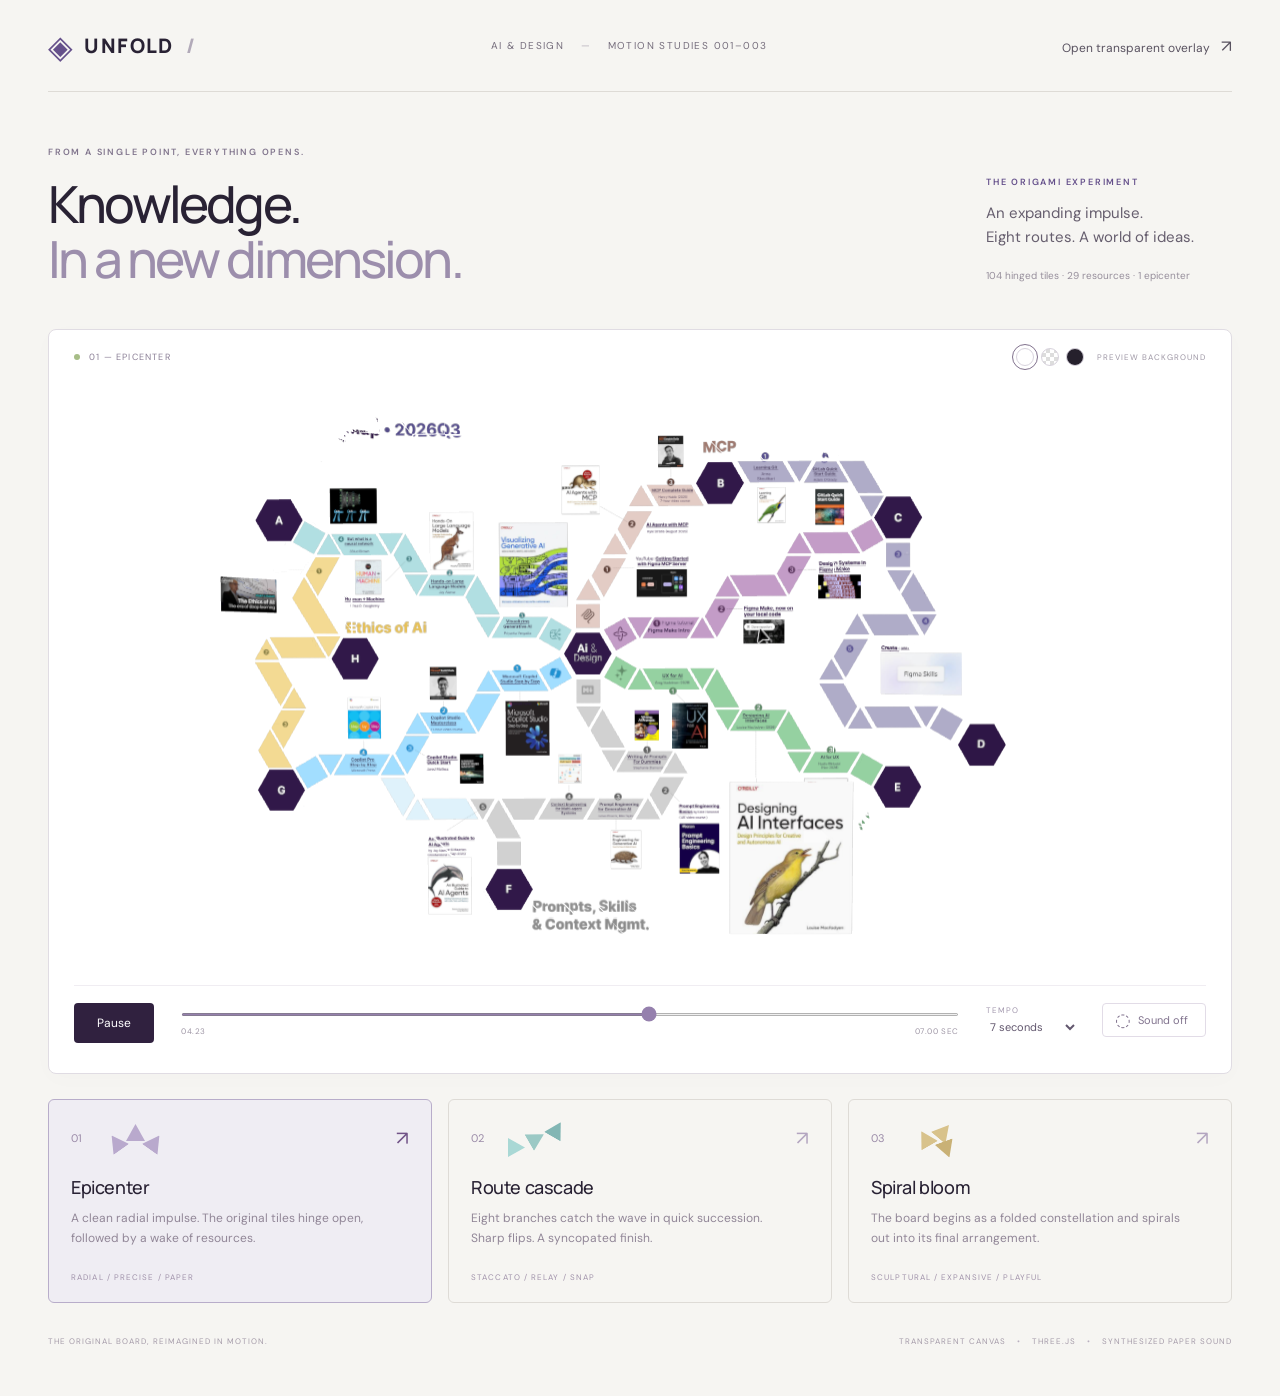
<file: index.html>
<!doctype html>
<html lang="en">
<head>
  <meta charset="utf-8">
  <meta name="viewport" content="width=device-width,initial-scale=1">
  <title>Unfold / AI & Design</title>
  <link rel="icon" href="data:,">
  <link rel="stylesheet" href="./styles.css">
</head>
<body>
  <main>
    <header class="masthead">
      <a class="wordmark" href="./index.html" aria-label="Unfold home"><span class="mark" aria-hidden="true">◈</span> UNFOLD<span class="slash">/</span></a>
      <span class="edition">AI & DESIGN <span>—</span> MOTION STUDIES 001–003</span>
      <a class="overlay-link" href="./overlay.html" target="_blank" rel="noopener">Open transparent overlay <span aria-hidden="true">↗</span></a>
    </header>
    <section class="intro">
      <div class="intro-copy"><p class="eyebrow">FROM A SINGLE POINT, EVERYTHING OPENS.</p><h1>Knowledge.<br><em>In a new dimension.</em></h1></div>
      <div class="intro-aside"><span class="tiny-label">THE ORIGAMI EXPERIMENT</span><p>An expanding impulse.<br>Eight routes. A world of ideas.</p><span class="small-meta">104 hinged tiles · 29 resources · 1 epicenter</span></div>
    </section>
    <section class="motion" aria-label="Origami animation preview">
      <div class="stage-toolbar"><div class="live-caption"><span class="status-dot"></span><span id="stage-label">01 — EPICENTER</span></div><div class="background-picker" aria-label="Preview background"><button type="button" class="swatch paper selected" data-background="paper" aria-label="Paper background" aria-pressed="true"></button><button type="button" class="swatch grid" data-background="grid" aria-label="Transparency checkerboard" aria-pressed="false"></button><button type="button" class="swatch ink" data-background="ink" aria-label="Ink background" aria-pressed="false"></button><span>PREVIEW BACKGROUND</span></div></div>
      <div class="stage-shell" data-background="paper"><div id="stage"></div><div id="loading" role="status">Preparing the paper…</div></div>
      <div class="transport">
        <button id="play" class="play" type="button" disabled>Play</button>
        <div class="timeline"><label for="timeline" class="sr-only">Animation position</label><input id="timeline" type="range" min="0" max="7" step="0.01" value="0"><div class="ticks"><span id="elapsed">00.00</span><span id="duration-readout">07.00 SEC</span></div></div>
        <div id="pan-tools" class="pan-tools" hidden><span>Scroll or pinch to zoom · drag to pan</span><div class="zoom-controls"><button id="zoom-out" type="button" aria-label="Zoom out" disabled>−</button><output id="zoom-level" aria-label="Zoom level">100%</output><button id="zoom-in" type="button" aria-label="Zoom in">+</button><button id="reset-view" type="button" disabled>Reset view</button></div></div>
        <div class="transport-options"><label class="duration-label" for="duration">TEMPO <select id="duration"><option value="5">5 seconds</option><option value="7" selected>7 seconds</option><option value="10">10 seconds</option></select></label><button id="sound" type="button" class="sound" aria-pressed="false"><span aria-hidden="true">◌</span> Sound off</button></div>
      </div>
    </section>
    <section class="studies" aria-label="Choose a motion study">
      <button type="button" class="study selected" data-variant="wave" aria-pressed="true"><div class="study-top"><span class="study-number">01</span><span class="study-diagram radial" aria-hidden="true"><i></i><i></i><i></i></span><span class="study-arrow" aria-hidden="true">↗</span></div><h2>Epicenter</h2><p>A clean radial impulse. The original tiles hinge open, followed by a wake of resources.</p><span class="study-tag">RADIAL / PRECISE / PAPER</span></button>
      <button type="button" class="study" data-variant="cascade" aria-pressed="false"><div class="study-top"><span class="study-number">02</span><span class="study-diagram cascade" aria-hidden="true"><i></i><i></i><i></i></span><span class="study-arrow" aria-hidden="true">↗</span></div><h2>Route cascade</h2><p>Eight branches catch the wave in quick succession. Sharp flips. A syncopated finish.</p><span class="study-tag">STACCATO / RELAY / SNAP</span></button>
      <button type="button" class="study" data-variant="bloom" aria-pressed="false"><div class="study-top"><span class="study-number">03</span><span class="study-diagram bloom" aria-hidden="true"><i></i><i></i><i></i></span><span class="study-arrow" aria-hidden="true">↗</span></div><h2>Spiral bloom</h2><p>The board begins as a folded constellation and spirals out into its final arrangement.</p><span class="study-tag">SCULPTURAL / EXPANSIVE / PLAYFUL</span></button>
    </section>
    <footer><span>THE ORIGINAL BOARD, REIMAGINED IN MOTION.</span><span>TRANSPARENT CANVAS <span class="footer-dot">•</span> THREE.JS <span class="footer-dot">•</span> SYNTHESIZED PAPER SOUND</span></footer>
    <p id="status" class="sr-only" aria-live="polite"></p>
  </main>
  <script type="module" src="./viewer.js"></script>
</body>
</html>
</file>
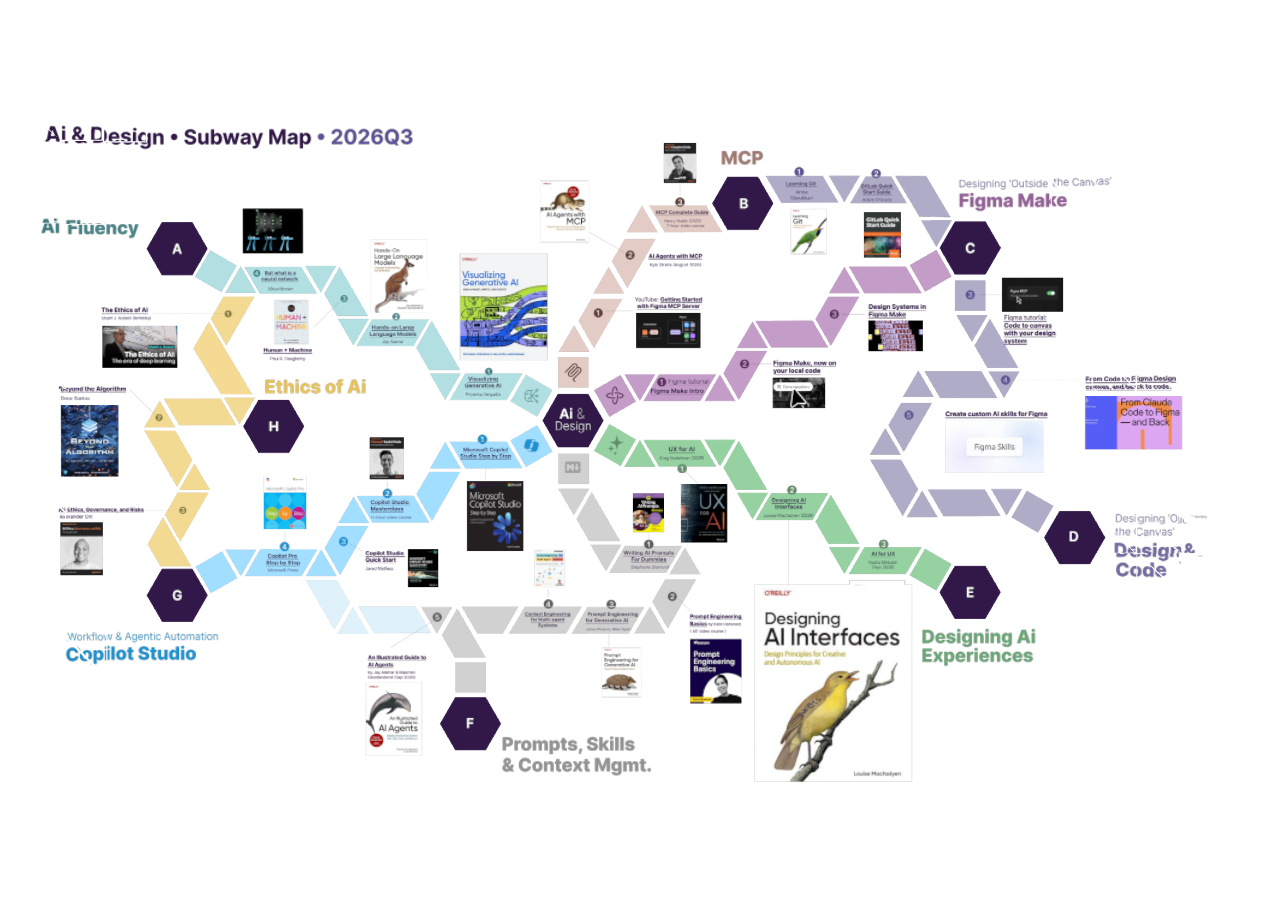
<file: overlay.html>
<!doctype html>
<html lang="en">
<head><meta charset="utf-8"><meta name="viewport" content="width=device-width,initial-scale=1"><title>Origami board — transparent overlay</title><link rel="icon" href="data:,"><style>html,body{margin:0;width:100%;height:100%;background:transparent;overflow:hidden}#origami{width:100%;height:100%}#error{font:14px system-ui;color:#705a83;padding:20px}</style></head>
<body><div id="origami"></div><p id="error" role="alert" hidden></p>
<script type="module">
import {OrigamiBoard} from './animation.js';
const params=new URLSearchParams(location.search);
const variants=['wave','cascade','bloom'];
try{
  const board=new OrigamiBoard(document.getElementById('origami'),{variant:variants.includes(params.get('variant'))?params.get('variant'):'wave',duration:Number(params.get('duration'))||7,pan:params.get('pan')!=='false',zoom:params.get('zoom')!=='false'});
  window.origami=board;
  await board.ready;
  if(matchMedia('(prefers-reduced-motion: reduce)').matches)board.seek(board.duration);
  else if(params.get('autoplay')!=='false')board.play();
  window.addEventListener('pagehide',()=>board.destroy(),{once:true});
}catch(error){const e=document.getElementById('error');e.hidden=false;e.textContent='Unable to initialize WebGL animation.';console.error(error);}
</script></body></html>
</file>
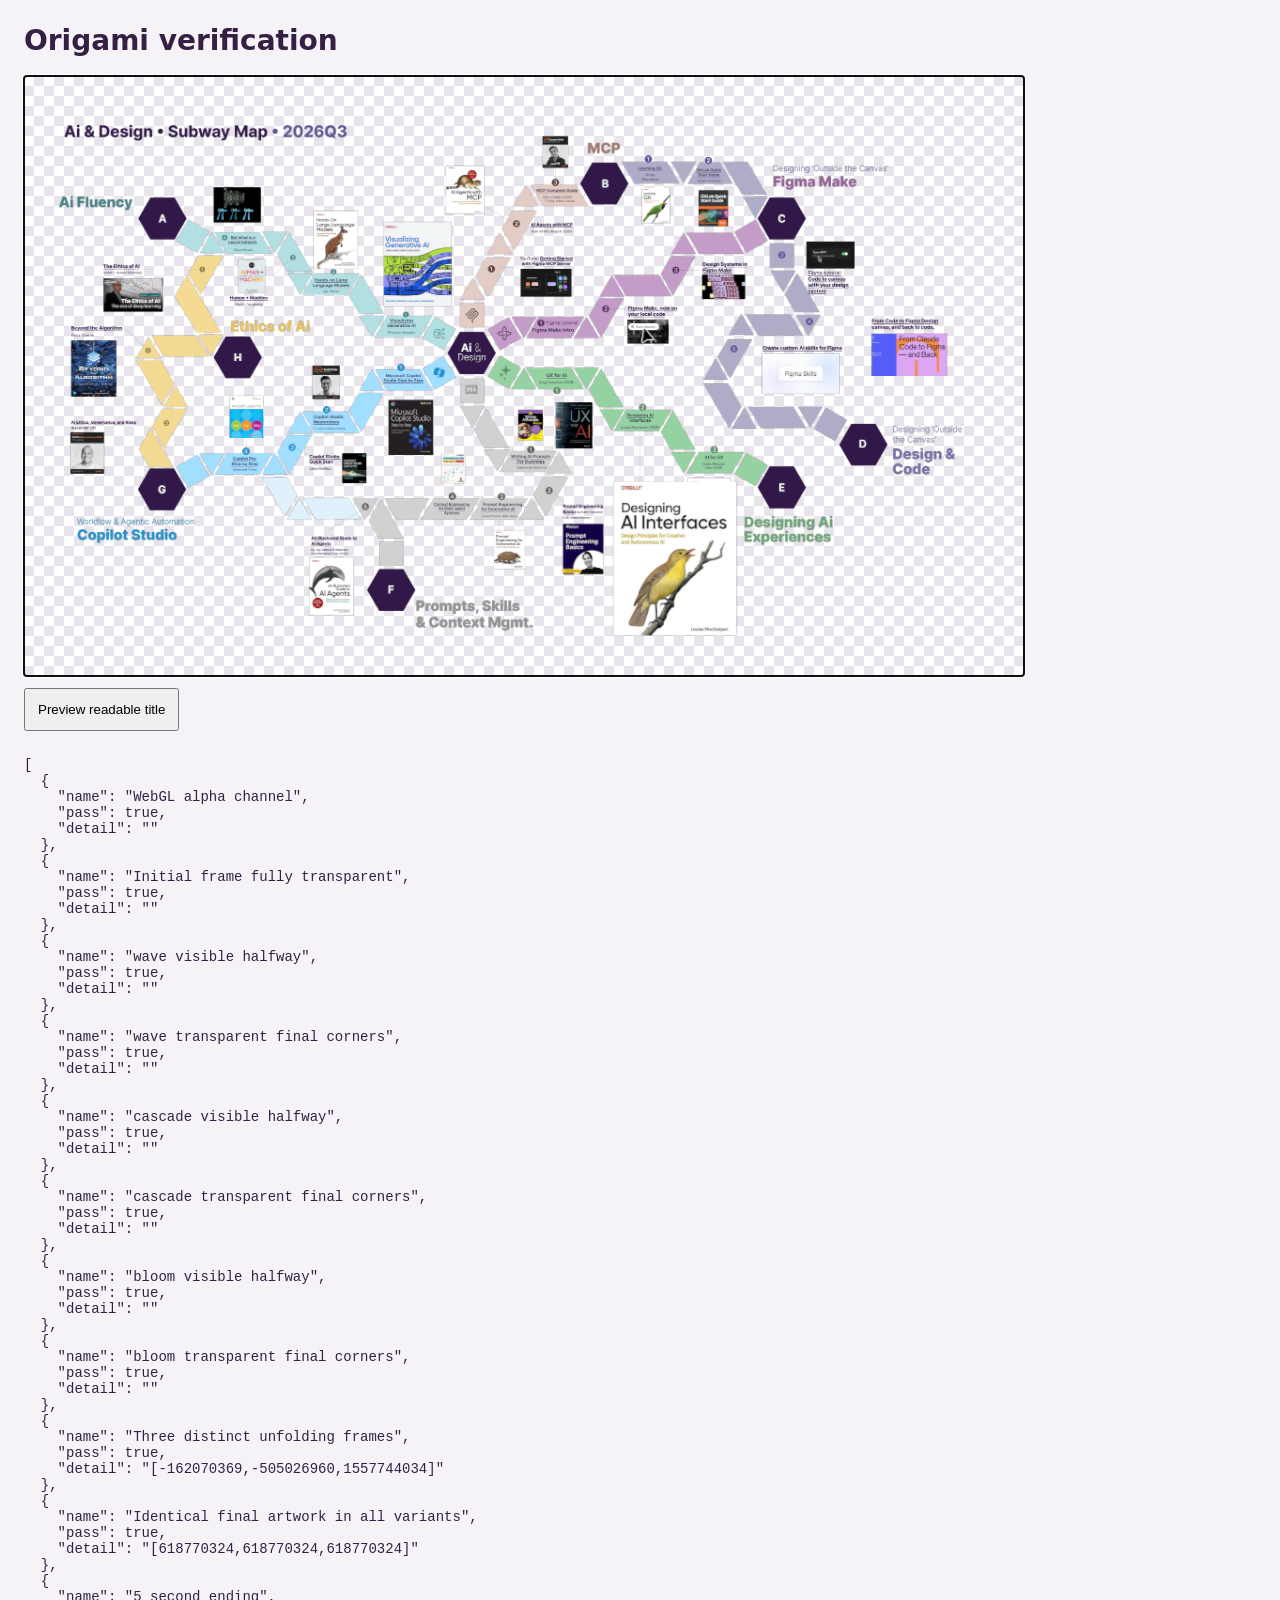
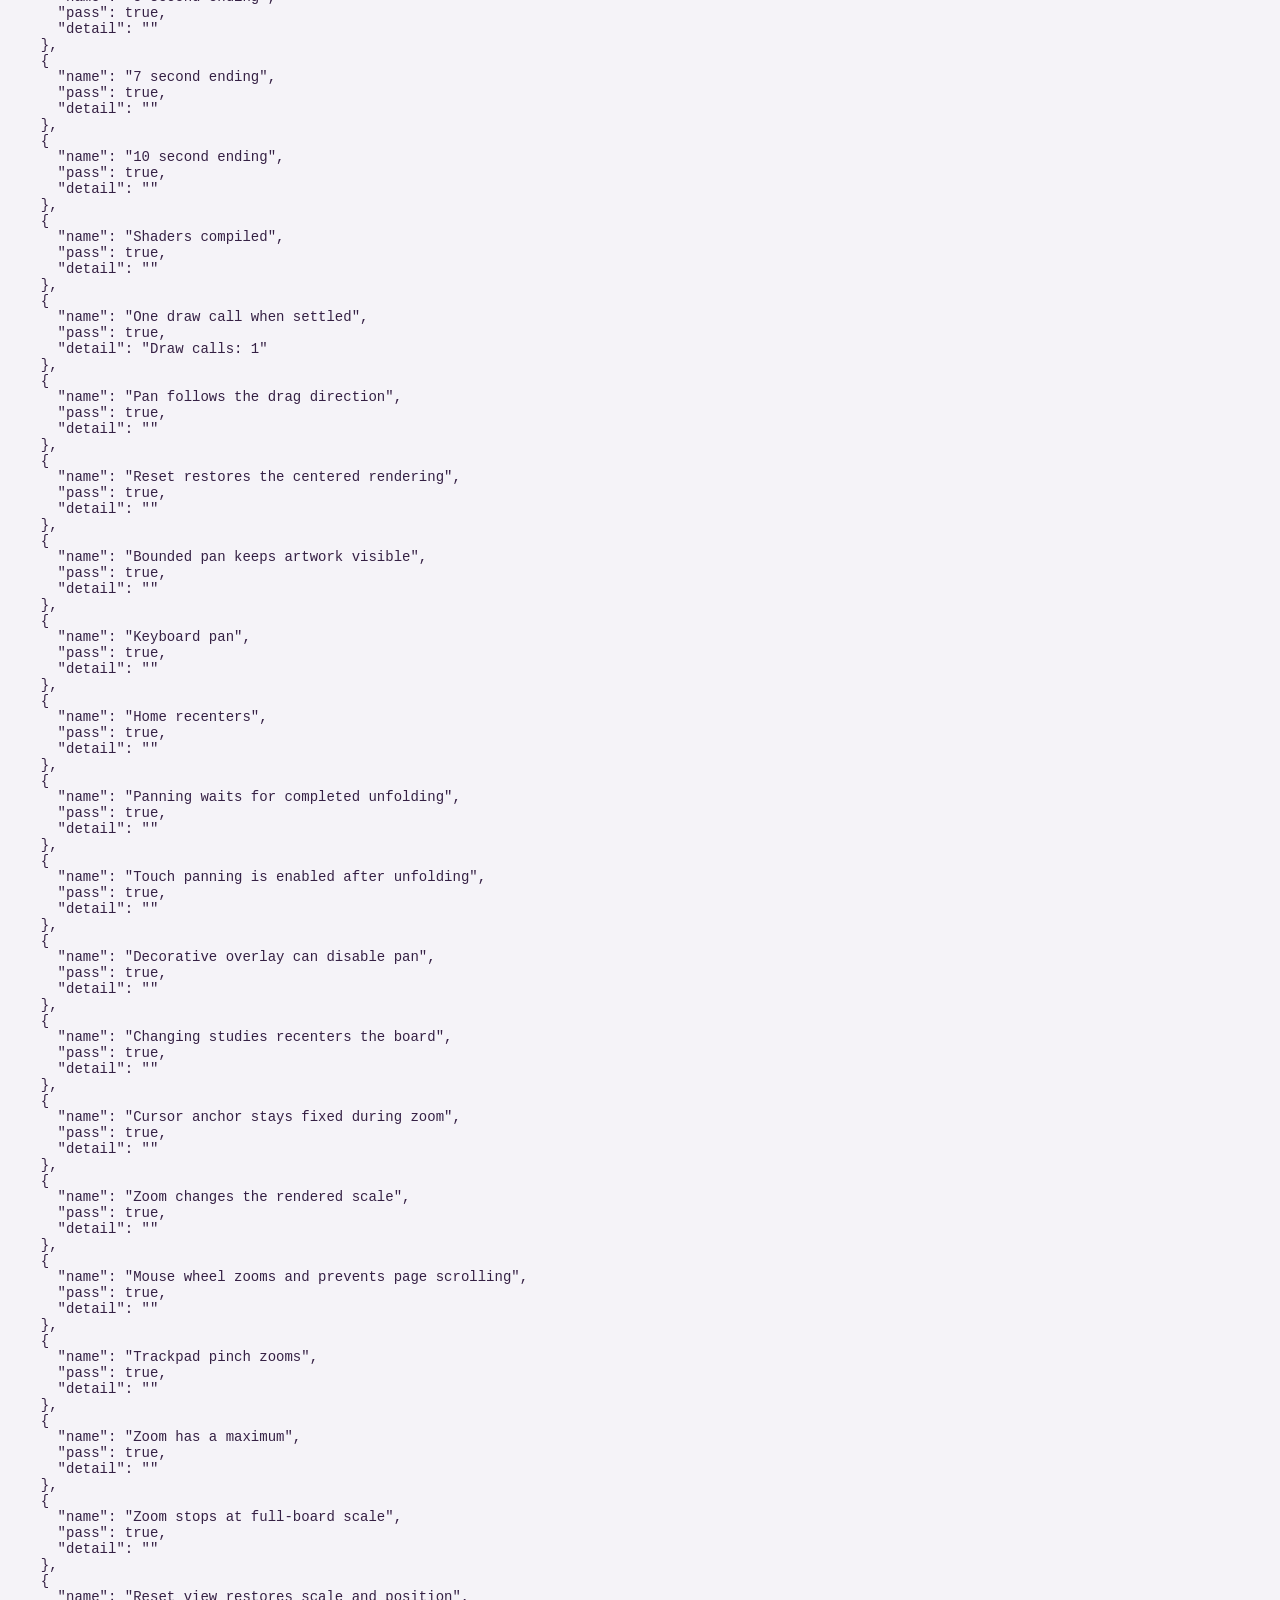
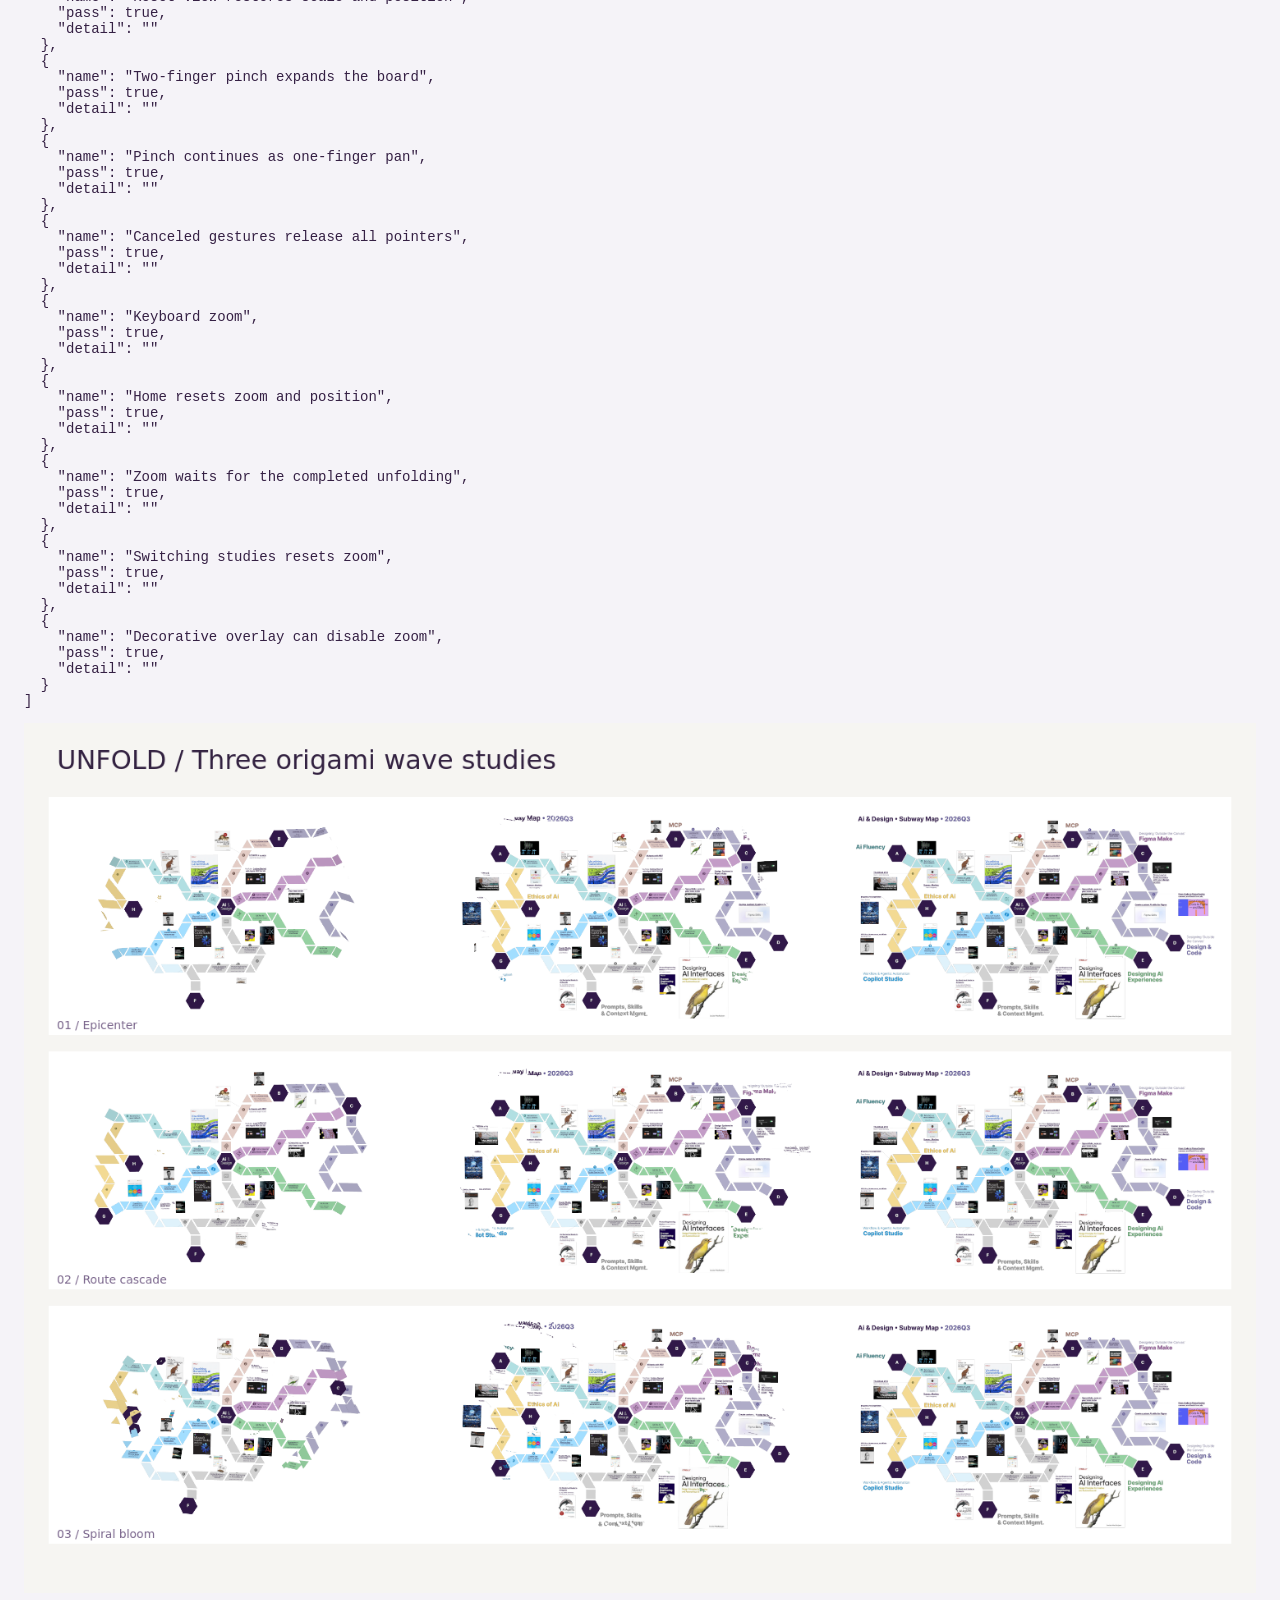
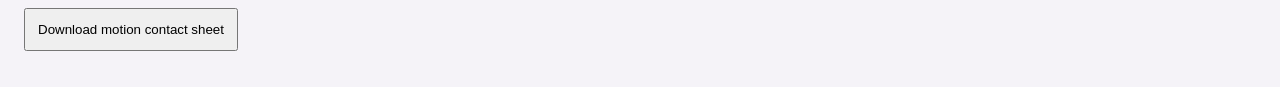
<file: qa.html>
<!doctype html><html lang="en"><head><meta charset="utf-8"><title>Origami verification</title><link rel="icon" href="data:,"><style>body{font:14px system-ui;margin:24px;background:#f5f3f8;color:#352044}#stage{width:1000px;height:600px;max-width:100%;background:conic-gradient(#e8e4ec 25%,#fff 0 50%,#e8e4ec 0 75%,#fff 0);background-size:20px 20px}pre{white-space:pre-wrap}img{max-width:100%}button{padding:12px;margin:12px 0}</style></head><body><h1>Origami verification</h1><div id="stage"></div><pre id="results">Running…</pre><div id="snapshots"></div><button id="download" disabled>Download motion contact sheet</button><script type="module">
import {OrigamiBoard} from './animation.js';
const results=[];
const assert=(name,pass,detail='')=>{results.push({name,pass,detail});document.getElementById('results').textContent=JSON.stringify(results,null,2);};
try{
const board=new OrigamiBoard(document.getElementById('stage'));
const errors=[];board.renderer.debug.onShaderError=()=>errors.push('Shader compilation failed');
await board.ready;
const gl=board.renderer.getContext();
const pixels=()=>{board.render();const w=gl.drawingBufferWidth,h=gl.drawingBufferHeight,out=new Uint8Array(w*h*4);gl.readPixels(0,0,w,h,gl.RGBA,gl.UNSIGNED_BYTE,out);return out;};
const digest=arr=>{let n=0;for(let i=0;i<arr.length;i+=17)n=(Math.imul(n,31)+arr[i])|0;return n;};
const coverage=arr=>{let n=0;for(let i=3;i<arr.length;i+=4)if(arr[i]>10)n++;return n;};
assert('WebGL alpha channel',gl.getContextAttributes().alpha);
board.seek(0);assert('Initial frame fully transparent',coverage(pixels())===0);
const finals=[],midpoints=[];
const sheet=document.createElement('canvas');sheet.width=1500;sheet.height=1060;
const ctx=sheet.getContext('2d');ctx.fillStyle='#f6f5f2';ctx.fillRect(0,0,sheet.width,sheet.height);
ctx.fillStyle='#332241';ctx.font='32px system-ui';ctx.fillText('UNFOLD / Three origami wave studies',40,56);
const images=[];
let row=0;
for(const variant of ['wave','cascade','bloom']){
 board.setVariant(variant);board.seek(3.1);
 const frame=pixels();midpoints.push(digest(frame));assert(variant+' visible halfway',coverage(frame)>3000);
 ctx.fillStyle='#fff';ctx.fillRect(30,90+row*310,1440,290);
 ctx.drawImage(board.renderer.domElement,30,90+row*310,483,290);
 board.seek(4.5);ctx.drawImage(board.renderer.domElement,513,90+row*310,483,290);
 board.seek(7);finals.push(digest(pixels()));ctx.drawImage(board.renderer.domElement,996,90+row*310,483,290);
 ctx.fillStyle='#78638a';ctx.font='14px system-ui';ctx.fillText(['01 / Epicenter','02 / Route cascade','03 / Spiral bloom'][row],40,90+row*310+283);
 const end=pixels();assert(variant+' transparent final corners',end[3]===0&&end[end.length-1]===0);
 row++;
}
assert('Three distinct unfolding frames',new Set(midpoints).size===3,JSON.stringify(midpoints));
assert('Identical final artwork in all variants',new Set(finals).size===1,JSON.stringify(finals));
for(const duration of [5,7,10]){board.setDuration(duration);board.seek(duration);assert(duration+' second ending',board.time===duration&&board.final.visible);}
assert('Shaders compiled',errors.length===0);
assert('One draw call when settled',board.renderer.info.render.calls===1,'Draw calls: '+board.renderer.info.render.calls);
const centered=digest(pixels());
board.panBy(80,40);assert('Pan follows the drag direction',board.group.position.x>0&&board.group.position.y<0&&digest(pixels())!==centered);
board.resetPan();assert('Reset restores the centered rendering',digest(pixels())===centered);
board.panBy(100000,100000);assert('Bounded pan keeps artwork visible',coverage(pixels())>100);
board.resetPan();
const canvas=board.renderer.domElement;
canvas.dispatchEvent(new KeyboardEvent('keydown',{key:'ArrowRight'}));assert('Keyboard pan',board.pan.x>0);
canvas.dispatchEvent(new KeyboardEvent('keydown',{key:'Home'}));assert('Home recenters',board.pan.lengthSq()===0);
board.seek(3);board.panBy(80,40);assert('Panning waits for completed unfolding',board.pan.lengthSq()===0&&canvas.style.touchAction==='auto');
board.seek(board.duration);assert('Touch panning is enabled after unfolding',canvas.style.touchAction==='none'&&canvas.style.cursor==='grab');
board.panEnabled=false;board.panBy(80,40);assert('Decorative overlay can disable pan',board.pan.lengthSq()===0);board.panEnabled=true;
board.panBy(80,40);board.setVariant('wave');assert('Changing studies recenters the board',board.pan.lengthSq()===0);
board.seek(board.duration);
const rect=canvas.getBoundingClientRect();
const anchor={x:rect.left+rect.width*.7,y:rect.top+rect.height*.4};
const viewHeight=2*Math.tan(board.camera.fov*Math.PI/360)*board.camera.position.z;
const anchorWorld={x:(anchor.x-rect.left-rect.width/2)*viewHeight/rect.height,y:(rect.height/2-(anchor.y-rect.top))*viewHeight/rect.height};
board.zoomAt(3,anchor.x,anchor.y);
assert('Cursor anchor stays fixed during zoom',Math.abs((anchorWorld.x-board.pan.x)/board.zoom-anchorWorld.x)<.00001&&Math.abs((anchorWorld.y-board.pan.y)/board.zoom-anchorWorld.y)<.00001);
assert('Zoom changes the rendered scale',board.group.scale.x===3&&digest(pixels())!==centered);
const wheel=new WheelEvent('wheel',{deltaY:-100,clientX:anchor.x,clientY:anchor.y,cancelable:true});
canvas.dispatchEvent(wheel);assert('Mouse wheel zooms and prevents page scrolling',board.zoom>3&&wheel.defaultPrevented);
const trackpad=new WheelEvent('wheel',{deltaY:-10,ctrlKey:true,clientX:anchor.x,clientY:anchor.y,cancelable:true});
const beforeTrackpad=board.zoom;canvas.dispatchEvent(trackpad);assert('Trackpad pinch zooms',board.zoom>beforeTrackpad&&trackpad.defaultPrevented);
board.zoomAt(100);assert('Zoom has a maximum',board.zoom===12);
board.zoomAt(.01);assert('Zoom stops at full-board scale',board.zoom===1);
board.resetView();assert('Reset view restores scale and position',board.zoom===1&&board.pan.lengthSq()===0&&digest(pixels())===centered);
// Synthetic touch input exercises the pointer handlers; native pointer capture requires real hardware input.
const setCapture=canvas.setPointerCapture;canvas.setPointerCapture=()=>{};
const touch=(type,id,x,y)=>canvas.dispatchEvent(new PointerEvent(type,{pointerId:id,pointerType:'touch',isPrimary:id===101,button:0,clientX:x,clientY:y,cancelable:true}));
try{
 const cx=rect.left+rect.width/2,cy=rect.top+rect.height/2;
 touch('pointerdown',101,cx-40,cy);touch('pointerdown',102,cx+40,cy);
 touch('pointermove',101,cx-80,cy);touch('pointermove',102,cx+80,cy);
 assert('Two-finger pinch expands the board',Math.abs(board.zoom-2)<.00001&&board.pointers.size===2);
 touch('pointerup',102,cx+80,cy);
 const beforeDrag=board.pan.x;touch('pointermove',101,cx-60,cy);
 assert('Pinch continues as one-finger pan',board.pan.x>beforeDrag&&board.pointers.size===1);
 touch('pointercancel',101,cx-60,cy);assert('Canceled gestures release all pointers',board.pointers.size===0);
}finally{canvas.setPointerCapture=setCapture;board.endDrag();}
board.resetView();canvas.dispatchEvent(new KeyboardEvent('keydown',{key:'+'}));assert('Keyboard zoom',board.zoom>1);
canvas.dispatchEvent(new KeyboardEvent('keydown',{key:'Home'}));assert('Home resets zoom and position',board.zoom===1&&board.pan.lengthSq()===0);
board.seek(3);board.zoomAt(3);assert('Zoom waits for the completed unfolding',board.zoom===1);
board.seek(board.duration);board.zoomAt(5);board.panBy(50,20);board.setVariant('bloom');assert('Switching studies resets zoom',board.zoom===1&&board.pan.lengthSq()===0);
board.seek(board.duration);board.zoomEnabled=false;board.zoomAt(5);assert('Decorative overlay can disable zoom',board.zoom===1);board.zoomEnabled=true;
board.resetView();
const download=document.getElementById('download');download.disabled=false;
const inspect=document.createElement('button');inspect.textContent='Preview readable title';
inspect.addEventListener('click',()=>{
 board.seek(board.duration);board.resetView();board.zoomAt(10);
 board.pan.set(-(3069.42-5749/2)*18/5749*10,-(3259/2-1624.66)*18/5749*10);board.render();
});
document.getElementById('stage').after(inspect);
download.addEventListener('click',()=>{const a=document.createElement('a');a.download='origami-motion-studies.png';a.href=sheet.toDataURL('image/png');a.click();});
const image=new Image();image.src=sheet.toDataURL();image.alt='Three unfolding approaches, each at three stages.';document.getElementById('snapshots').append(image);
document.title=results.every(r=>r.pass)?'PASS — Origami verification':'FAIL — Origami verification';
}catch(error){assert('Runtime',false,error.stack);document.title='FAIL — Origami verification';}
</script></body></html>
</file>
<file: styles.css>
@import url('https://fonts.googleapis.com/css2?family=DM+Sans:wght@400;500;600;700&family=Manrope:wght@400;500;600;700;800&display=swap');
:root{font-family:'DM Sans',Arial,sans-serif;color:#292234;background:#f6f5f2;font-synthesis:none;--purple:#65508b;--line:#dedbd6;--muted:#817b86;--canvas:#fff;--accent:#bddd66}*{box-sizing:border-box}body{margin:0}button,a,input,select{-webkit-tap-highlight-color:transparent}button,select{font:inherit}button{cursor:pointer}button:focus-visible,a:focus-visible,input:focus-visible,select:focus-visible{outline:3px solid #9d83d6;outline-offset:4px}main{max-width:1536px;margin:auto;padding:0 48px}.masthead{height:92px;display:flex;align-items:center;justify-content:space-between;gap:22px;border-bottom:1px solid var(--line)}.wordmark{display:flex;align-items:center;gap:10px;text-decoration:none;color:inherit;font-family:Manrope,Arial,sans-serif;font-size:20px;font-weight:800;letter-spacing:1.4px}.mark{color:var(--purple);font-size:32px}.slash{color:#b2aab9;margin-left:2px}.edition{font-size:10px;letter-spacing:1.4px;color:#756d7c}.edition>span{margin:0 12px;color:#b4adb9}.overlay-link{color:#595260;text-decoration:none;font-size:12px}.overlay-link>span{margin-left:8px;font-size:17px}.intro{display:flex;align-items:flex-end;justify-content:space-between;padding:54px 0 42px;gap:32px}.eyebrow,.tiny-label{font-size:9px;letter-spacing:1.8px;font-weight:600}.eyebrow{color:#81758d;margin:0 0 18px}h1{font-family:Manrope,Arial,sans-serif;font-size:clamp(36px,4vw,56px);line-height:1.08;font-weight:500;letter-spacing:-2.8px;margin:0}h1 em{font-style:normal;color:#9c8eac}.intro-aside{padding:0 0 3px;min-width:246px}.tiny-label{color:var(--purple)}.intro-aside p{font-size:15px;line-height:1.6;margin:11px 0 14px;color:#665e6e}.small-meta{font-size:10px;color:#968e9b}.motion{background:var(--canvas);border:1px solid #e0dce3;border-radius:8px;overflow:hidden;box-shadow:0 5px 24px #33224304}.stage-toolbar{display:flex;align-items:center;justify-content:space-between;padding:18px 25px 0;gap:14px}.live-caption{display:flex;align-items:center;gap:9px;font-size:9px;letter-spacing:1.2px;color:#8b7f96}.status-dot{width:6px;height:6px;background:#a7bd87;border-radius:50%}.background-picker{display:flex;align-items:center;gap:7px}.background-picker>span{font-size:8px;letter-spacing:1px;color:#9e97a5;margin-left:6px}.swatch{height:18px;width:18px;border:1px solid #d7d2dc;border-radius:50%;padding:0}.swatch.selected{outline:1px solid #80718d;outline-offset:3px}.swatch.paper{background:#fff}.swatch.ink{background:#25202c}.swatch.grid{background:conic-gradient(#ddd 25%,#fff 0 50%,#ddd 0 75%,#fff 0);background-size:8px 8px}.stage-shell{position:relative;margin:12px 14px 0;aspect-ratio:1.93;overflow:hidden;border-radius:3px;background:#fff}.stage-shell[data-background="grid"]{background-color:#fdfdfd;background-image:conic-gradient(#ebe8ef 25%,transparent 0 50%,#ebe8ef 0 75%,transparent 0);background-size:20px 20px}.stage-shell[data-background="ink"]{background:#25202c}#stage{width:100%;height:100%}#loading{position:absolute;inset:0;display:grid;place-items:center;font-size:13px;color:#85768f}#loading[hidden]{display:none}.transport{border-top:1px solid #f0edf2;margin:9px 25px 0;padding:17px 0 18px;display:flex;gap:27px;align-items:center}.play{display:flex;align-items:center;justify-content:center;gap:10px;background:#30213f;border:0;border-radius:4px;color:#fff;padding:12px 17px;min-width:149px;font-size:12px}.play:hover{background:#51405f}.play:disabled{opacity:.5;cursor:wait}#play-icon{font-size:20px;line-height:14px}.timeline{flex:1;min-width:80px;padding-top:10px}.timeline input{width:100%;height:3px;margin:0;display:block;accent-color:#9580ad;cursor:pointer}.ticks{display:flex;justify-content:space-between;font-size:8px;font-variant-numeric:tabular-nums;letter-spacing:.6px;color:#9e96a5;padding-top:10px}.transport-options{display:flex;gap:24px;align-items:center}.duration-label{display:flex;flex-direction:column;gap:4px;font-size:8px;letter-spacing:1px;color:#a297ad}.duration-label select{border:0;background:transparent;color:#62576e;padding:0 14px 0 0;font-size:11px}.sound{display:flex;align-items:center;gap:7px;font-size:11px;border:1px solid #e2dce7;background:transparent;border-radius:4px;padding:9px 12px;color:#81738e;min-width:104px}.sound[aria-pressed="true"]{border-color:#b4a2c6;background:#f1ebf8;color:#4b3164}.sound>span{font-size:18px;line-height:12px}.studies{display:grid;grid-template-columns:repeat(3,1fr);gap:16px;margin-top:25px}.study{text-align:left;background:transparent;border:1px solid var(--line);border-radius:6px;padding:21px 22px 20px;transition:background .2s,border-color .2s;min-width:0;color:inherit}.study.selected{background:#efedf3;border-color:#b8adca}.study:hover{border-color:#9e8eaf}.study-top{display:flex;align-items:center;height:35px;position:relative}.study-number{font-size:11px;color:#9b8ba8;font-variant-numeric:tabular-nums}.study-arrow{margin-left:auto;color:#b3a5c0;font-size:20px}.study.selected .study-arrow{color:#715387}.study-diagram{display:block;position:relative;width:70px;height:36px;margin-left:18px}.study-diagram i{display:block;position:absolute;width:19px;height:17px;clip-path:polygon(50% 0,100% 100%,0 100%);background:#b9a9cd;transform-origin:center}.radial i:nth-child(1){left:7px;top:14px;transform:rotate(-35deg)}.radial i:nth-child(2){left:26px;top:4px}.radial i:nth-child(3){left:45px;top:14px;transform:rotate(35deg)}.cascade i:nth-child(1){left:5px;top:19px;transform:rotate(90deg);background:#a9d8d5}.cascade i:nth-child(2){left:25px;top:10px;transform:rotate(60deg);background:#9bc9c5}.cascade i:nth-child(3){left:45px;top:1px;transform:rotate(30deg);background:#82b6b4}.bloom i:nth-child(1){left:13px;top:10px;transform:rotate(-30deg);background:#d8c28b}.bloom i:nth-child(2){left:31px;top:3px;transform:rotate(40deg);background:#d8c28b}.bloom i:nth-child(3){left:34px;top:21px;transform:rotate(160deg);background:#c9b176}.study h2{font-family:Manrope,Arial,sans-serif;font-size:18px;font-weight:500;margin:19px 0 9px;letter-spacing:-.4px}.study p{font-size:12px;line-height:1.7;margin:0;color:#918697;max-width:310px}.study-tag{display:block;font-size:8px;letter-spacing:1.1px;margin-top:24px;color:#a092aa}footer{display:flex;justify-content:space-between;gap:20px;padding:33px 0;font-size:8px;letter-spacing:1px;color:#a59ba9}.footer-dot{padding:0 8px;color:#b9b0c0}.sr-only{position:absolute;width:1px;height:1px;overflow:hidden;clip:rect(0,0,0,0);white-space:nowrap}
@media(min-width:1500px){.stage-shell{aspect-ratio:2.05}}@media(max-width:900px){main{padding:0 25px}.masthead{height:78px}.edition{display:none}.intro{padding:36px 0 30px}.intro-aside{min-width:210px}.intro-aside p{font-size:13px}.transport{gap:16px}.transport-options{gap:12px}.background-picker>span{display:none}.study{padding:17px}.study h2{font-size:16px}.study p{font-size:11px}.study-tag{font-size:7px;letter-spacing:.6px}footer{font-size:7px}}
@media(max-width:600px){main{padding:0 16px}.masthead{height:65px;gap:10px}.wordmark{font-size:16px;gap:6px}.mark{font-size:25px}.overlay-link{font-size:10px}.intro{padding:30px 0 24px;gap:12px}.eyebrow{font-size:7px;letter-spacing:1.1px;margin-bottom:13px}h1{font-size:35px;letter-spacing:-1.8px}.intro-aside{display:none}.stage-toolbar{padding:15px 15px 0}.stage-shell{margin:15px 0 0;aspect-ratio:1.45}.transport{margin:7px 14px 0;padding:15px 0;gap:17px;flex-wrap:wrap}.play{min-width:135px;flex:0 0 135px;padding:12px}.timeline{min-width:100px}.transport-options{width:100%;justify-content:space-between}.duration-label{flex-direction:row;align-items:center;gap:10px}.studies{grid-template-columns:1fr;gap:10px;margin-top:18px}.study{padding:17px 20px;display:grid;grid-template-columns:1fr 1.5fr;column-gap:20px}.study-top{grid-row:1 / 3}.study-diagram{margin-left:10px}.study-arrow{display:none}.study h2{margin:0 0 7px}.study p{grid-column:2;grid-row:2 / 4}.study-tag{margin-top:14px;line-height:1.6;grid-column:1;font-size:7px}footer{flex-direction:column;gap:12px;padding:24px 0;font-size:7px;line-height:1.6}.swatch{width:22px;height:22px}.background-picker{gap:11px}.sound{min-height:38px}.duration-label select{min-height:38px}}
@media(prefers-reduced-motion:reduce){*{scroll-behavior:auto!important;transition:none!important}}
.transport{display:grid;grid-template-columns:80px minmax(0,1fr) auto;grid-template-areas:"play timeline options" ". explore .";column-gap:27px;row-gap:12px;align-items:start}.transport .play{grid-area:play;min-width:80px}.timeline{grid-area:timeline}.transport-options{grid-area:options}.pan-tools{grid-area:explore;margin:0;display:flex;align-items:center;justify-content:space-between;gap:12px;flex-wrap:wrap;font-size:11px;color:#6c5d79}.pan-tools[hidden]{display:none}.zoom-controls{display:flex;gap:6px;align-items:center}.zoom-controls output{min-width:48px;text-align:center;font-variant-numeric:tabular-nums}.pan-tools button{min-width:32px;min-height:32px;padding:6px 10px;font-size:13px;border:1px solid #d9d1e1;border-radius:3px;background:#fff;color:#64516f}.pan-tools #reset-view{font-size:11px;margin-left:4px}.pan-tools button:disabled{opacity:.5;cursor:default}.pan-tools button:not(:disabled):hover{background:#eee8f4}
@media(pointer:coarse){.pan-tools button{min-height:44px;min-width:44px}}
@media(max-width:900px){.transport{column-gap:16px}}
@media(max-width:600px){.transport{grid-template-columns:80px minmax(0,1fr);grid-template-areas:"play timeline" "explore explore" "options options";gap:14px 17px}.pan-tools{margin:0;gap:8px}.pan-tools>span{width:100%}.zoom-controls{width:100%}.pan-tools #reset-view{margin-left:auto}}
</file>
